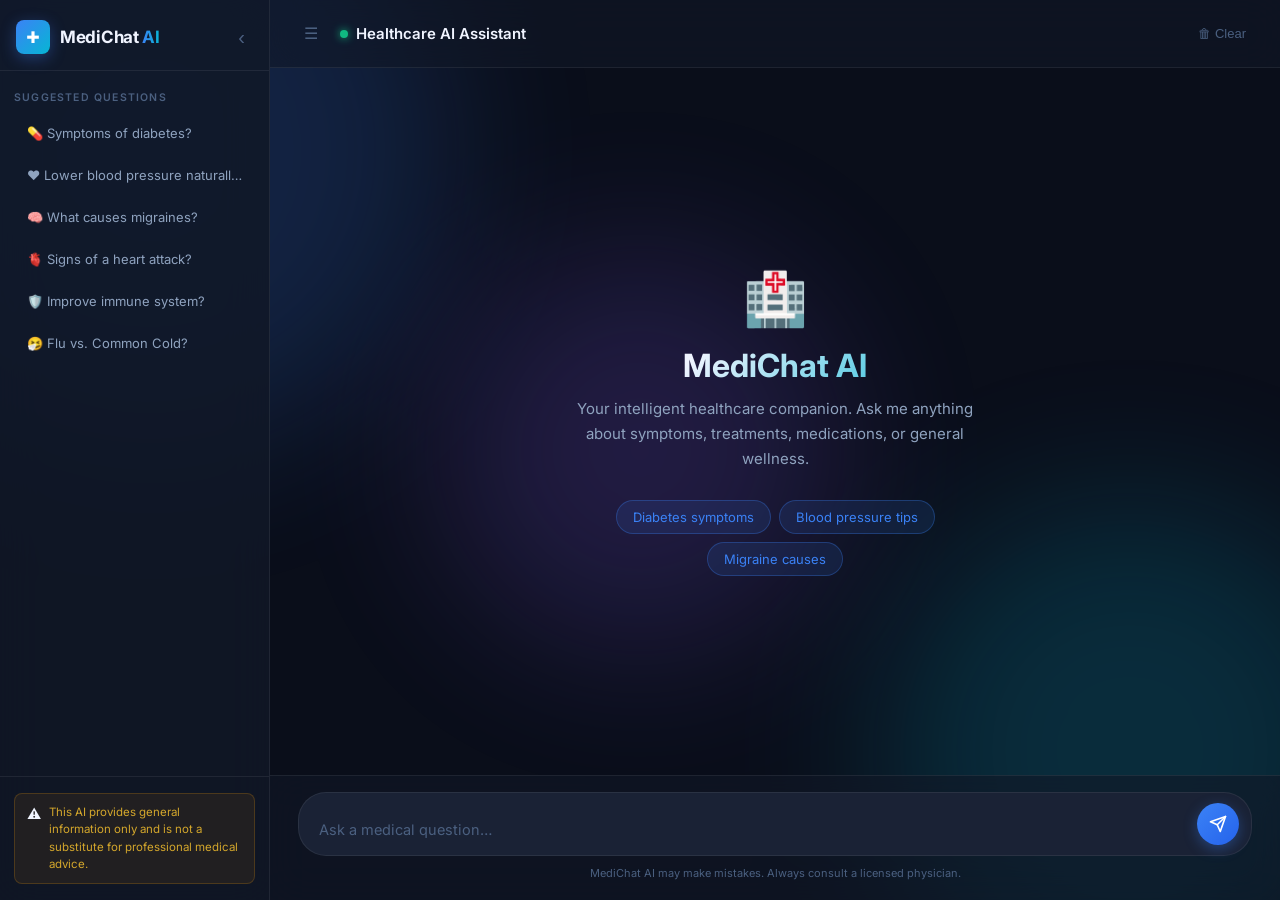
<file: healthcare_rag_chatbot_project/ui/index.html>
<!DOCTYPE html>
<html lang="en">
<head>
  <meta charset="UTF-8" />
  <meta name="viewport" content="width=device-width, initial-scale=1.0"/>
  <meta name="description" content="Healthcare AI Assistant powered by RAG – Ask medical questions and get instant, reliable answers."/>
  <title>MediChat AI – Healthcare Assistant</title>
  <link rel="preconnect" href="https://fonts.googleapis.com">
  <link rel="preconnect" href="https://fonts.gstatic.com" crossorigin>
  <link href="https://fonts.googleapis.com/css2?family=Inter:wght@300;400;500;600;700&display=swap" rel="stylesheet">
  <link rel="stylesheet" href="style.css" />
</head>
<body>

  <!-- Ambient background blobs -->
  <div class="ambient-bg">
    <div class="blob blob-1"></div>
    <div class="blob blob-2"></div>
    <div class="blob blob-3"></div>
  </div>

  <div class="app-shell">

    <!-- ── SIDEBAR ── -->
    <aside class="sidebar" id="sidebar">
      <div class="sidebar-header">
        <div class="logo">
          <div class="logo-icon">✚</div>
          <span class="logo-text">MediChat <span class="logo-ai">AI</span></span>
        </div>
        <button class="sidebar-toggle" id="sidebarToggle" title="Close sidebar">‹</button>
      </div>

      <div class="sidebar-section">
        <p class="sidebar-label">Suggested Questions</p>
        <ul class="suggestions" id="suggestions">
          <li class="suggestion-item" data-q="What are the symptoms of diabetes?">💊 Symptoms of diabetes?</li>
          <li class="suggestion-item" data-q="How to lower blood pressure naturally?">❤️ Lower blood pressure naturally?</li>
          <li class="suggestion-item" data-q="What causes migraines?">🧠 What causes migraines?</li>
          <li class="suggestion-item" data-q="What are common signs of a heart attack?">🫀 Signs of a heart attack?</li>
          <li class="suggestion-item" data-q="How to improve immune system?">🛡️ Improve immune system?</li>
          <li class="suggestion-item" data-q="What is the difference between flu and cold?">🤧 Flu vs. Common Cold?</li>
        </ul>
      </div>

      <div class="sidebar-section sidebar-footer">
        <div class="disclaimer-box">
          <span class="disclaimer-icon">⚠️</span>
          <p>This AI provides general information only and is not a substitute for professional medical advice.</p>
        </div>
      </div>
    </aside>

    <!-- ── MAIN CHAT AREA ── -->
    <main class="chat-main" id="chatMain">

      <!-- Top Bar -->
      <header class="chat-header">
        <button class="menu-btn" id="menuBtn" title="Toggle sidebar">☰</button>
        <div class="header-info">
          <div class="status-dot"></div>
          <span class="header-title">Healthcare AI Assistant</span>
        </div>
        <button class="clear-btn" id="clearBtn" title="Clear chat">🗑 Clear</button>
      </header>

      <!-- Messages -->
      <div class="messages-wrapper" id="messagesWrapper">

        <!-- Welcome card -->
        <div class="welcome-card" id="welcomeCard">
          <div class="welcome-icon">🏥</div>
          <h1 class="welcome-title">MediChat AI</h1>
          <p class="welcome-sub">Your intelligent healthcare companion. Ask me anything about symptoms, treatments, medications, or general wellness.</p>
          <div class="welcome-chips">
            <span class="chip" data-q="What are the symptoms of diabetes?">Diabetes symptoms</span>
            <span class="chip" data-q="How to lower blood pressure naturally?">Blood pressure tips</span>
            <span class="chip" data-q="What causes migraines?">Migraine causes</span>
          </div>
        </div>

        <!-- Chat messages go here -->
        <div class="messages" id="messages"></div>

      </div>

      <!-- Input Area -->
      <div class="input-area">
        <div class="input-box">
          <textarea
            id="question"
            placeholder="Ask a medical question…"
            rows="1"
            autocomplete="off"
            spellcheck="false"
          ></textarea>
          <button class="send-btn" id="sendBtn" title="Send" onclick="ask()">
            <svg viewBox="0 0 24 24" fill="none" stroke="currentColor" stroke-width="2.2" stroke-linecap="round" stroke-linejoin="round">
              <line x1="22" y1="2" x2="11" y2="13"></line>
              <polygon points="22 2 15 22 11 13 2 9 22 2"></polygon>
            </svg>
          </button>
        </div>
        <p class="input-hint">MediChat AI may make mistakes. Always consult a licensed physician.</p>
      </div>

    </main>
  </div>

  <script src="script.js"></script>
</body>
</html>
</file>
<file: healthcare_rag_chatbot_project/ui/style.css>
/* ─────────────────────────────────────────────
   RESET & BASE
───────────────────────────────────────────── */
*, *::before, *::after { box-sizing: border-box; margin: 0; padding: 0; }

:root {
  --bg-base:       #0a0e1a;
  --bg-surface:    #111827;
  --bg-elevated:   #1a2235;
  --bg-card:       #1e2d45;
  --accent:        #3b82f6;
  --accent-glow:   rgba(59,130,246,0.35);
  --accent-soft:   rgba(59,130,246,0.12);
  --accent-2:      #06b6d4;
  --success:       #10b981;
  --warning:       #f59e0b;
  --text-primary:  #f0f4ff;
  --text-secondary:#8fa3bf;
  --text-muted:    #4b6080;
  --border:        rgba(255,255,255,0.07);
  --border-strong: rgba(59,130,246,0.3);
  --sidebar-w:     270px;
  --radius-sm:     8px;
  --radius-md:     14px;
  --radius-lg:     20px;
  --radius-xl:     28px;
  --shadow-glow:   0 0 40px rgba(59,130,246,0.15);
  --transition:    0.22s cubic-bezier(0.4,0,0.2,1);
}

html, body {
  height: 100%;
  font-family: 'Inter', system-ui, sans-serif;
  background: var(--bg-base);
  color: var(--text-primary);
  overflow: hidden;
}

/* ─────────────────────────────────────────────
   AMBIENT BACKGROUND
───────────────────────────────────────────── */
.ambient-bg {
  position: fixed; inset: 0;
  pointer-events: none;
  z-index: 0;
  overflow: hidden;
}
.blob {
  position: absolute;
  border-radius: 50%;
  filter: blur(80px);
  opacity: 0.18;
  animation: drift 18s ease-in-out infinite alternate;
}
.blob-1 { width: 600px; height: 600px; background: #3b82f6; top: -150px; left: -150px; animation-delay: 0s; }
.blob-2 { width: 500px; height: 500px; background: #06b6d4; bottom: -100px; right: -100px; animation-delay: -7s; }
.blob-3 { width: 400px; height: 400px; background: #8b5cf6; top: 50%; left: 50%; transform: translate(-50%,-50%); animation-delay: -14s; }

@keyframes drift {
  from { transform: translate(0, 0) scale(1); }
  to   { transform: translate(40px, 30px) scale(1.05); }
}

/* ─────────────────────────────────────────────
   APP SHELL
───────────────────────────────────────────── */
.app-shell {
  position: relative; z-index: 1;
  display: flex;
  height: 100vh;
  width: 100vw;
}

/* ─────────────────────────────────────────────
   SIDEBAR
───────────────────────────────────────────── */
.sidebar {
  width: var(--sidebar-w);
  min-width: var(--sidebar-w);
  background: rgba(17,24,39,0.85);
  border-right: 1px solid var(--border);
  backdrop-filter: blur(20px);
  display: flex;
  flex-direction: column;
  transition: width var(--transition), min-width var(--transition), opacity var(--transition);
  overflow: hidden;
}
.sidebar.collapsed {
  width: 0;
  min-width: 0;
  opacity: 0;
  pointer-events: none;
}

.sidebar-header {
  display: flex;
  align-items: center;
  justify-content: space-between;
  padding: 20px 16px 16px;
  border-bottom: 1px solid var(--border);
}

.logo {
  display: flex;
  align-items: center;
  gap: 10px;
}
.logo-icon {
  width: 34px; height: 34px;
  background: linear-gradient(135deg, var(--accent), var(--accent-2));
  border-radius: var(--radius-sm);
  display: flex; align-items: center; justify-content: center;
  font-size: 16px; font-weight: 700;
  color: white;
  box-shadow: 0 4px 15px var(--accent-glow);
}
.logo-text {
  font-size: 17px; font-weight: 700;
  color: var(--text-primary);
  letter-spacing: -0.3px;
}
.logo-ai {
  background: linear-gradient(90deg, var(--accent), var(--accent-2));
  -webkit-background-clip: text;
  -webkit-text-fill-color: transparent;
}

.sidebar-toggle {
  background: none; border: none; cursor: pointer;
  color: var(--text-muted);
  font-size: 20px; line-height: 1;
  padding: 4px 8px;
  border-radius: var(--radius-sm);
  transition: color var(--transition), background var(--transition);
}
.sidebar-toggle:hover { color: var(--text-primary); background: var(--accent-soft); }

.sidebar-section {
  padding: 20px 14px;
  flex: 1;
  overflow-y: auto;
}
.sidebar-section::-webkit-scrollbar { width: 4px; }
.sidebar-section::-webkit-scrollbar-track { background: transparent; }
.sidebar-section::-webkit-scrollbar-thumb { background: var(--border); border-radius: 4px; }

.sidebar-label {
  font-size: 10.5px; font-weight: 600;
  text-transform: uppercase; letter-spacing: 1.2px;
  color: var(--text-muted); margin-bottom: 10px;
}

.suggestions { list-style: none; display: flex; flex-direction: column; gap: 4px; }
.suggestion-item {
  padding: 10px 12px;
  border-radius: var(--radius-sm);
  font-size: 13px; color: var(--text-secondary);
  cursor: pointer;
  transition: var(--transition);
  border: 1px solid transparent;
  white-space: nowrap;
  overflow: hidden;
  text-overflow: ellipsis;
}
.suggestion-item:hover {
  background: var(--accent-soft);
  border-color: var(--border-strong);
  color: var(--text-primary);
}

.sidebar-footer {
  flex: 0 0 auto;
  border-top: 1px solid var(--border);
  padding: 16px 14px;
}
.disclaimer-box {
  background: rgba(245,158,11,0.08);
  border: 1px solid rgba(245,158,11,0.2);
  border-radius: var(--radius-sm);
  padding: 10px 12px;
  display: flex; gap: 8px; align-items: flex-start;
}
.disclaimer-icon { font-size: 14px; flex-shrink: 0; margin-top: 1px; }
.disclaimer-box p { font-size: 11.5px; color: #d4a72c; line-height: 1.5; }

/* ─────────────────────────────────────────────
   MAIN CHAT
───────────────────────────────────────────── */
.chat-main {
  flex: 1;
  display: flex;
  flex-direction: column;
  overflow: hidden;
}

/* Header */
.chat-header {
  display: flex; align-items: center;
  gap: 12px;
  padding: 16px 24px;
  background: rgba(17,24,39,0.6);
  backdrop-filter: blur(20px);
  border-bottom: 1px solid var(--border);
  flex-shrink: 0;
}
.menu-btn, .clear-btn {
  background: none; border: none; cursor: pointer;
  color: var(--text-muted);
  font-size: 16px;
  padding: 8px 10px;
  border-radius: var(--radius-sm);
  transition: var(--transition);
}
.menu-btn:hover, .clear-btn:hover {
  background: var(--accent-soft); color: var(--text-primary);
}
.clear-btn { margin-left: auto; font-size: 13px; font-weight: 500; }

.header-info { display: flex; align-items: center; gap: 8px; }
.status-dot {
  width: 8px; height: 8px;
  background: var(--success);
  border-radius: 50%;
  box-shadow: 0 0 8px var(--success);
  animation: pulse-dot 2s ease-in-out infinite;
}
@keyframes pulse-dot {
  0%, 100% { opacity: 1; }
  50%       { opacity: 0.4; }
}
.header-title { font-size: 15px; font-weight: 600; color: var(--text-primary); }

/* Messages Wrapper */
.messages-wrapper {
  flex: 1;
  overflow-y: auto;
  padding: 24px 28px;
  display: flex;
  flex-direction: column;
  gap: 0;
  scroll-behavior: smooth;
}
.messages-wrapper::-webkit-scrollbar { width: 4px; }
.messages-wrapper::-webkit-scrollbar-track { background: transparent; }
.messages-wrapper::-webkit-scrollbar-thumb { background: var(--border); border-radius: 4px; }

/* Welcome Card */
.welcome-card {
  margin: auto;
  text-align: center;
  max-width: 480px;
  padding: 40px 32px;
  animation: fadeUp 0.5s ease forwards;
}
.welcome-icon { font-size: 52px; margin-bottom: 16px; display: block; }
.welcome-title {
  font-size: 32px; font-weight: 700;
  background: linear-gradient(135deg, var(--text-primary) 30%, var(--accent-2));
  -webkit-background-clip: text; -webkit-text-fill-color: transparent;
  margin-bottom: 12px;
}
.welcome-sub { font-size: 15px; color: var(--text-secondary); line-height: 1.65; margin-bottom: 28px; }
.welcome-chips { display: flex; flex-wrap: wrap; gap: 8px; justify-content: center; }
.chip {
  padding: 8px 16px;
  background: var(--accent-soft);
  border: 1px solid var(--border-strong);
  border-radius: 100px;
  font-size: 13px; color: var(--accent);
  cursor: pointer;
  transition: var(--transition);
  white-space: nowrap;
}
.chip:hover {
  background: var(--accent);
  color: white;
  box-shadow: 0 4px 16px var(--accent-glow);
  transform: translateY(-1px);
}

/* Messages */
.messages { display: flex; flex-direction: column; gap: 20px; }

.msg {
  display: flex;
  gap: 12px;
  animation: fadeUp 0.3s ease forwards;
  max-width: 820px;
}
.msg.user { align-self: flex-end; flex-direction: row-reverse; }
.msg.bot  { align-self: flex-start; }

@keyframes fadeUp {
  from { opacity: 0; transform: translateY(16px); }
  to   { opacity: 1; transform: translateY(0); }
}

.avatar {
  width: 36px; height: 36px;
  border-radius: 50%;
  flex-shrink: 0;
  display: flex; align-items: center; justify-content: center;
  font-size: 16px;
  font-weight: 700;
}
.msg.user .avatar {
  background: linear-gradient(135deg, var(--accent), var(--accent-2));
  color: white;
  box-shadow: 0 4px 12px var(--accent-glow);
}
.msg.bot .avatar {
  background: linear-gradient(135deg, #1e3a5f, var(--bg-card));
  border: 1px solid var(--border-strong);
  color: var(--accent-2);
}

.bubble {
  padding: 14px 18px;
  border-radius: var(--radius-md);
  font-size: 14.5px;
  line-height: 1.7;
  max-width: 600px;
  position: relative;
}
.msg.user .bubble {
  background: linear-gradient(135deg, var(--accent), #2563eb);
  color: white;
  border-radius: var(--radius-md) var(--radius-md) 4px var(--radius-md);
  box-shadow: 0 4px 20px var(--accent-glow);
}
.msg.bot .bubble {
  background: var(--bg-elevated);
  color: var(--text-primary);
  border: 1px solid var(--border);
  border-radius: var(--radius-md) var(--radius-md) var(--radius-md) 4px;
  box-shadow: 0 2px 12px rgba(0,0,0,0.3);
}

.msg-time {
  font-size: 10px;
  color: var(--text-muted);
  margin-top: 5px;
  display: block;
}
.msg.user .msg-time { text-align: right; }

/* Typing indicator */
.typing-bubble {
  padding: 14px 18px;
  background: var(--bg-elevated);
  border: 1px solid var(--border);
  border-radius: var(--radius-md) var(--radius-md) var(--radius-md) 4px;
  display: inline-flex; gap: 5px; align-items: center;
}
.dot {
  width: 7px; height: 7px;
  background: var(--accent);
  border-radius: 50%;
  animation: bounce 1.3s infinite ease-in-out;
}
.dot:nth-child(2) { animation-delay: 0.2s; }
.dot:nth-child(3) { animation-delay: 0.4s; }
@keyframes bounce {
  0%, 80%, 100% { transform: scale(0.7); opacity: 0.5; }
  40%            { transform: scale(1);   opacity: 1; }
}

/* ─────────────────────────────────────────────
   INPUT AREA
───────────────────────────────────────────── */
.input-area {
  padding: 16px 28px 20px;
  background: rgba(17,24,39,0.6);
  backdrop-filter: blur(20px);
  border-top: 1px solid var(--border);
  flex-shrink: 0;
}
.input-box {
  display: flex;
  align-items: flex-end;
  gap: 10px;
  background: var(--bg-elevated);
  border: 1.5px solid var(--border);
  border-radius: var(--radius-xl);
  padding: 10px 12px 10px 20px;
  transition: border-color var(--transition), box-shadow var(--transition);
}
.input-box:focus-within {
  border-color: var(--accent);
  box-shadow: 0 0 0 3px var(--accent-glow);
}

textarea#question {
  flex: 1;
  background: none;
  border: none;
  outline: none;
  color: var(--text-primary);
  font-family: 'Inter', sans-serif;
  font-size: 14.5px;
  line-height: 1.6;
  resize: none;
  max-height: 160px;
  overflow-y: auto;
  padding: 4px 0;
}
textarea#question::placeholder { color: var(--text-muted); }
textarea#question::-webkit-scrollbar { width: 4px; }
textarea#question::-webkit-scrollbar-thumb { background: var(--border); border-radius: 4px; }

.send-btn {
  width: 42px; height: 42px;
  background: linear-gradient(135deg, var(--accent), #2563eb);
  border: none; border-radius: 50%;
  cursor: pointer;
  display: flex; align-items: center; justify-content: center;
  flex-shrink: 0;
  transition: var(--transition);
  box-shadow: 0 4px 14px var(--accent-glow);
}
.send-btn svg { width: 18px; height: 18px; color: white; }
.send-btn:hover { transform: scale(1.07); box-shadow: 0 6px 20px var(--accent-glow); }
.send-btn:active { transform: scale(0.95); }
.send-btn:disabled { opacity: 0.4; cursor: not-allowed; transform: none; }

.input-hint {
  font-size: 11px;
  color: var(--text-muted);
  text-align: center;
  margin-top: 10px;
}

/* ─────────────────────────────────────────────
   RESPONSIVE
───────────────────────────────────────────── */
@media (max-width: 680px) {
  .sidebar { display: none; }
  .messages-wrapper { padding: 16px 14px; }
  .input-area { padding: 12px 14px 16px; }
  .chat-header { padding: 14px 16px; }
  .welcome-card { padding: 28px 16px; }
  .bubble { max-width: calc(100vw - 100px); }
}
</file>
